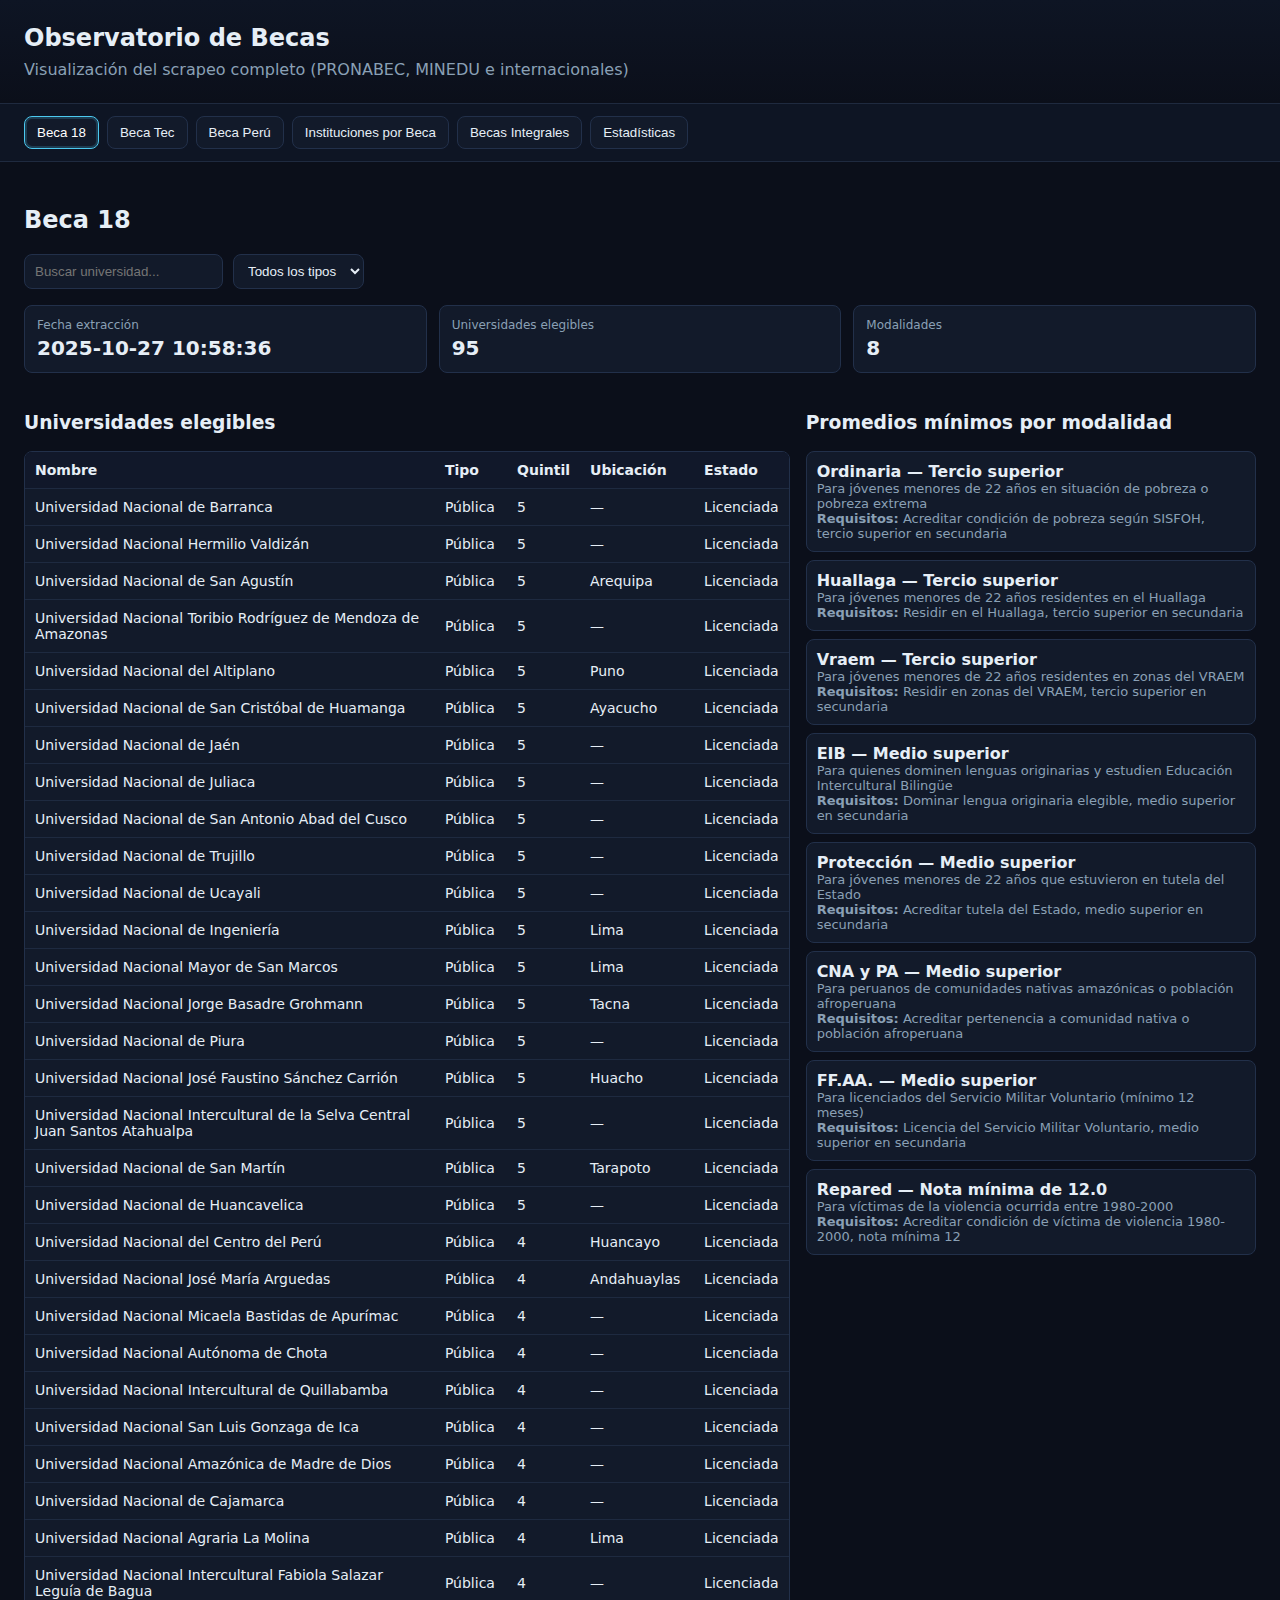
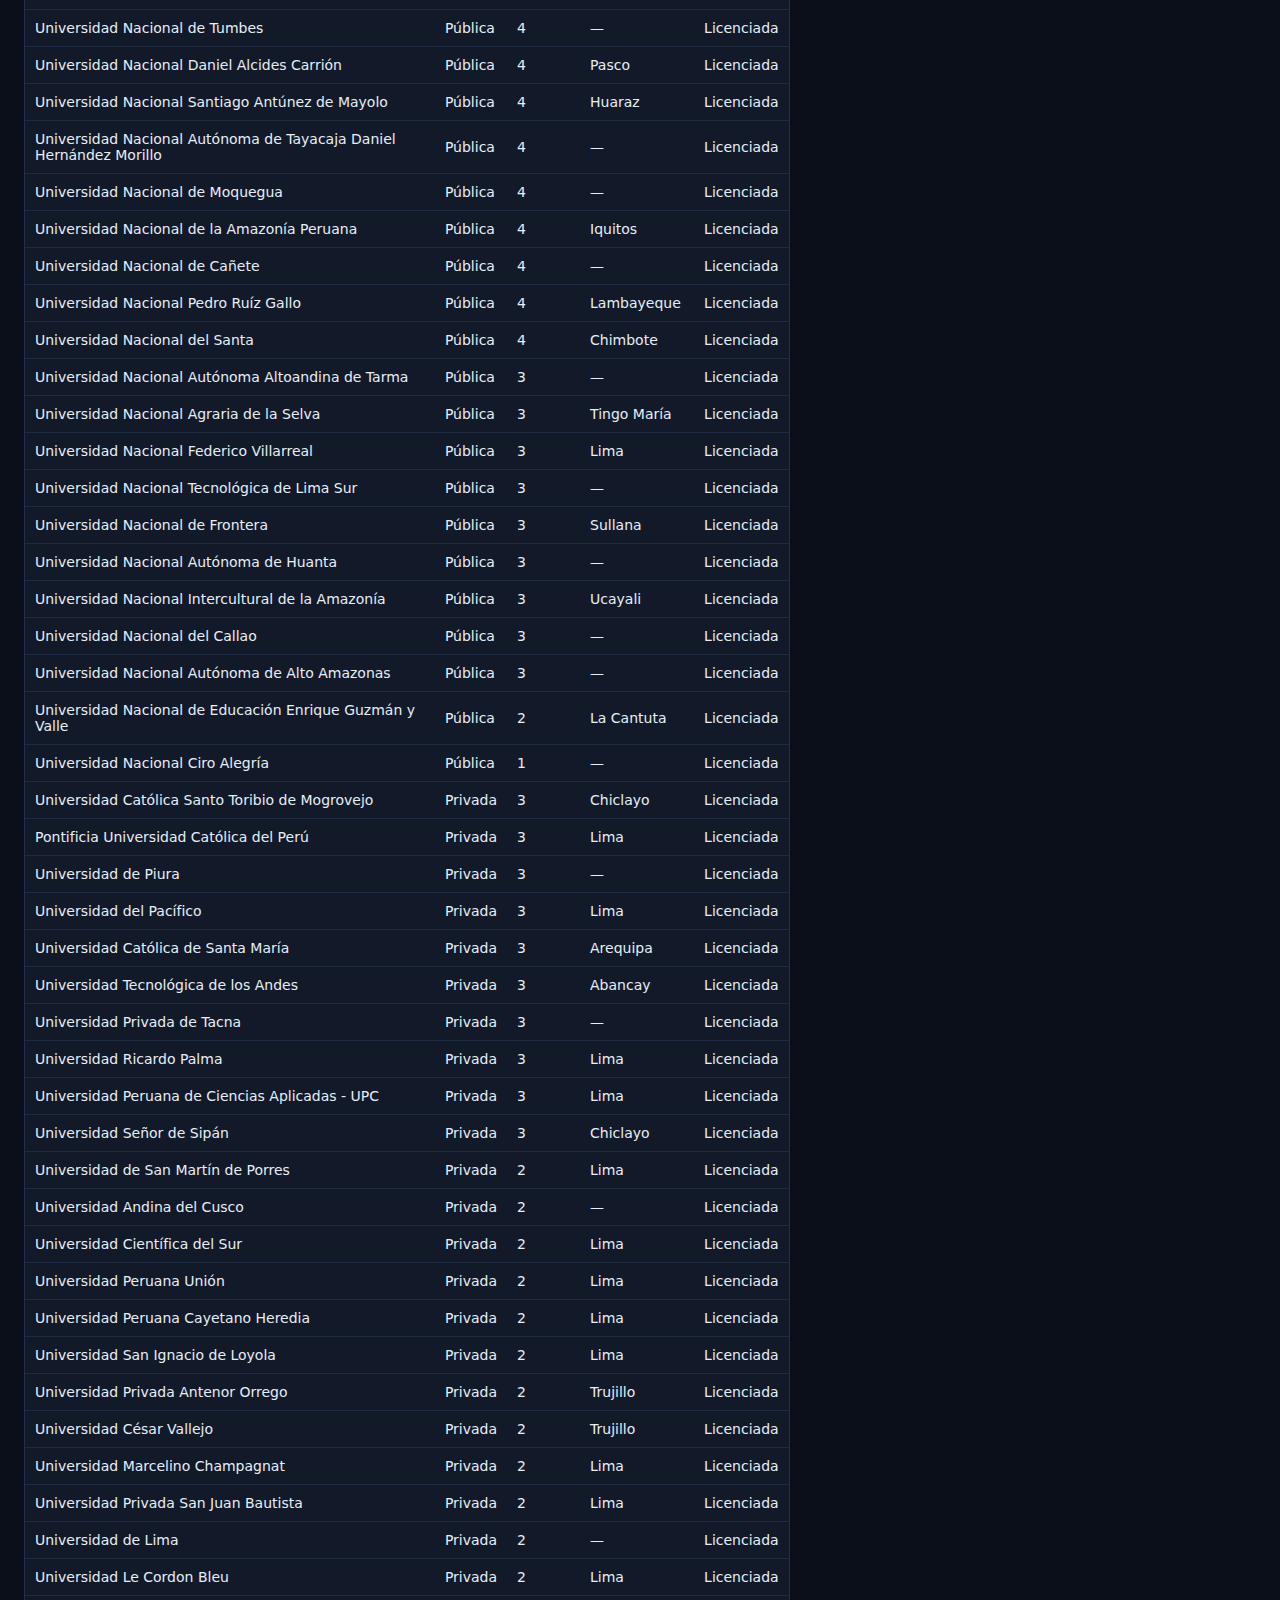
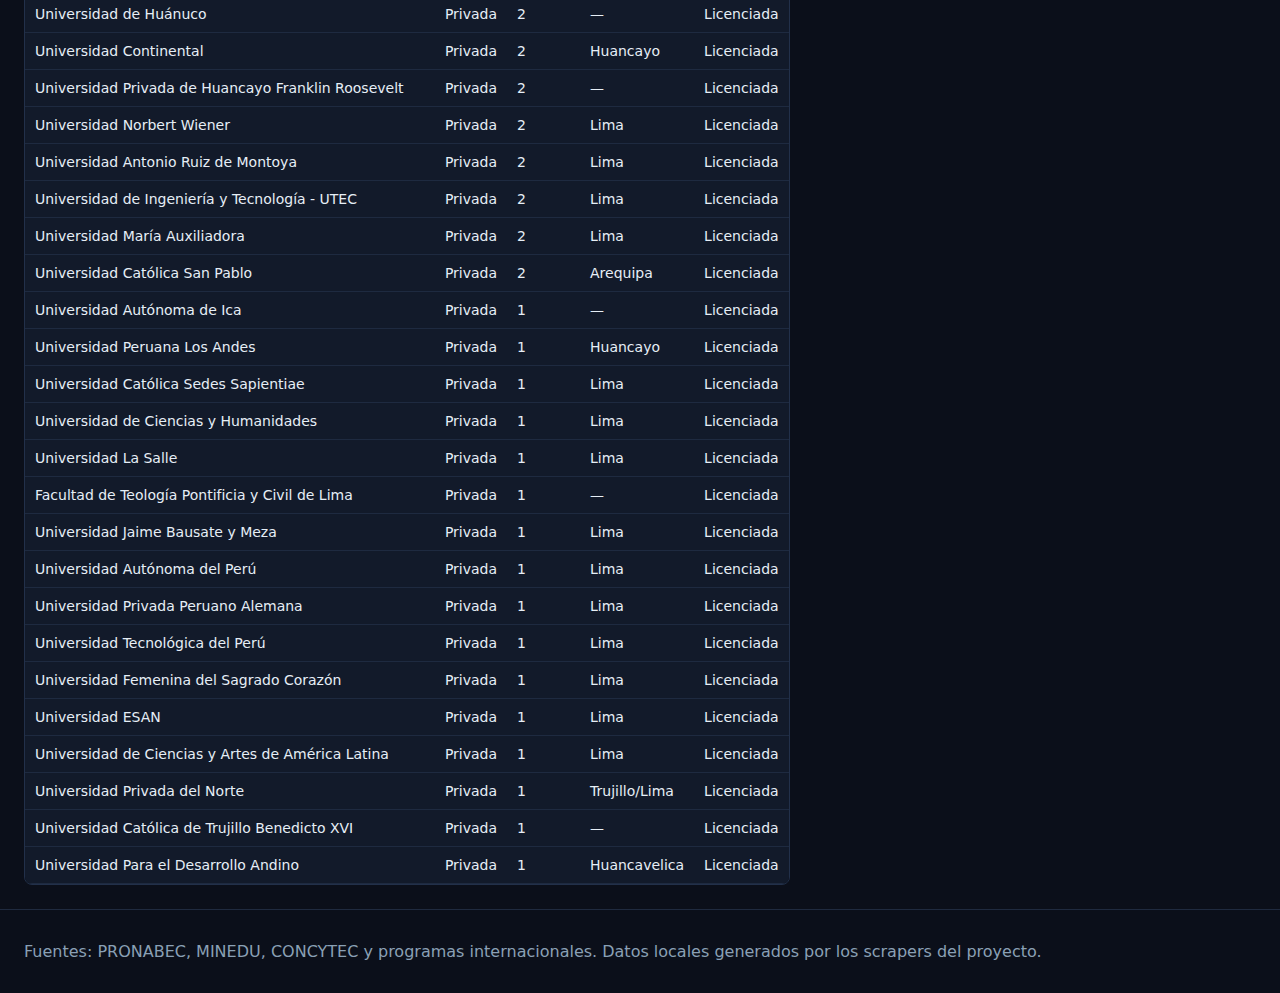
<file: SISTEMA/scrapeo/scrapeo_2025/index.html>
<!doctype html>
<html lang="es">
  <head>
    <meta charset="utf-8" />
    <meta name="viewport" content="width=device-width, initial-scale=1" />
    <title>Observatorio de Becas – Scrapeo Completo</title>
    <link rel="stylesheet" href="assets/styles.css" />
  </head>
  <body>
    <header class="site-header">
      <h1>Observatorio de Becas</h1>
      <p class="subtitle">Visualización del scrapeo completo (PRONABEC, MINEDU e internacionales)</p>
    </header>

    <nav class="tabs">
      <button data-tab="tab-beca18" class="tab active">Beca 18</button>
      <button data-tab="tab-beca-tec" class="tab">Beca Tec</button>
      <button data-tab="tab-beca-peru" class="tab">Beca Perú</button>
      <button data-tab="tab-instituciones" class="tab">Instituciones por Beca</button>
      <button data-tab="tab-becas" class="tab">Becas Integrales</button>
      <button data-tab="tab-estadisticas" class="tab">Estadísticas</button>
    </nav>

    <main>
      <!-- BECA 18 -->
      <section id="tab-beca18" class="tab-panel active">
        <h2>Beca 18</h2>
        <div class="panel-actions">
          <input type="text" id="search-beca18" placeholder="Buscar universidad..." />
          <select id="filter-tipo-beca18">
            <option value="">Todos los tipos</option>
            <option value="Pública">Pública</option>
            <option value="Privada">Privada</option>
          </select>
        </div>
        <div id="beca18-stats" class="stats"></div>
        <div class="grid">
          <div class="grid-item">
            <h3>Universidades elegibles</h3>
            <div class="table-wrapper">
              <table id="beca18-universidades">
                <thead>
                  <tr>
                    <th>Nombre</th>
                    <th>Tipo</th>
                    <th>Quintil</th>
                    <th>Ubicación</th>
                    <th>Estado</th>
                  </tr>
                </thead>
                <tbody></tbody>
              </table>
            </div>
          </div>
          <div class="grid-item">
            <h3>Promedios mínimos por modalidad</h3>
            <ul id="beca18-promedios" class="list"></ul>
          </div>
        </div>
        <!-- Detalle de universidad seleccionada -->
        <div id="beca18-detalle" class="info-box hidden"></div>
        <div id="beca18-error" class="error hidden"></div>
      </section>

      <!-- INSTITUCIONES POR BECA -->
      <section id="tab-instituciones" class="tab-panel">
        <h2>Instituciones por Beca</h2>
        <div class="quick-filters" aria-label="Filtros rápidos por beca">
          <button class="chip" data-beca-code="beca_18">Beca 18</button>
          <button class="chip" data-beca-code="beca_tec">Beca Tec</button>
          <button class="chip" data-beca-code="beca_peru">Beca Perú</button>
          <button class="chip" data-beca-code="chevening">Chevening</button>
          <button class="chip" data-beca-code="fulbright">Fulbright</button>
        </div>
        <div id="instituciones-info-beca" class="info-box hidden"></div>
        <div class="panel-actions">
          <input type="text" id="search-instituciones" placeholder="Buscar institución o programa..." />
          <select id="filter-beca">
            <option value="">Todas las becas</option>
            <option value="beca_18">Beca 18</option>
            <option value="beca_tec">Beca Tec</option>
            <option value="beca_peru">Beca Perú</option>
            <option value="chevening">Chevening</option>
            <option value="fulbright">Fulbright</option>
          </select>
        </div>
        <div id="instituciones-stats" class="stats"></div>
        <div class="table-wrapper">
          <table id="tabla-instituciones">
            <thead>
              <tr>
                <th>Beca</th>
                <th>Institución</th>
                <th>Región</th>
                <th>Ubicación</th>
                <th>Programa</th>
                <th>Modalidad</th>
              </tr>
            </thead>
            <tbody></tbody>
          </table>
        </div>
        <div id="instituciones-error" class="error hidden"></div>
      </section>

      <!-- BECA TEC -->
      <section id="tab-beca-tec" class="tab-panel">
        <h2>Beca Tec</h2>
        <div id="beca-tec-info" class="info-box"></div>
        <div class="panel-actions">
          <input type="text" id="search-beca-tec" placeholder="Buscar instituto o programa..." />
          <select id="filter-tipo-beca-tec">
            <option value="">Todos los tipos</option>
            <option value="Institutos Técnicos">Institutos Técnicos</option>
          </select>
        </div>
        <div id="beca-tec-stats" class="stats"></div>
        <div class="table-wrapper">
          <table id="beca-tec-instituciones">
            <thead>
              <tr>
                <th>Institución</th>
                <th>Región</th>
                <th>Ubicación</th>
                <th>Programa</th>
                <th>Modalidad</th>
              </tr>
            </thead>
            <tbody></tbody>
          </table>
        </div>
        <div id="beca-tec-error" class="error hidden"></div>
      </section>

      <!-- BECA PERÚ -->
      <section id="tab-beca-peru" class="tab-panel">
        <h2>Beca Perú</h2>
        <div id="beca-peru-info" class="info-box"></div>
        <div class="panel-actions">
          <input type="text" id="search-beca-peru" placeholder="Buscar institución o programa..." />
          <select id="filter-tipo-beca-peru">
            <option value="">Todos los tipos</option>
            <option value="Universidades">Universidades</option>
            <option value="Institutos Técnicos">Institutos Técnicos</option>
          </select>
        </div>
        <div id="beca-peru-stats" class="stats"></div>
        <div class="table-wrapper">
          <table id="beca-peru-instituciones">
            <thead>
              <tr>
                <th>Institución</th>
                <th>Región</th>
                <th>Ubicación</th>
                <th>Programa</th>
                <th>Modalidad</th>
              </tr>
            </thead>
            <tbody></tbody>
          </table>
        </div>
        <div id="beca-peru-error" class="error hidden"></div>
      </section>

      <!-- BECAS INTEGRALES -->
      <section id="tab-becas" class="tab-panel">
        <h2>Becas Integrales</h2>
        <div class="panel-actions">
          <input type="text" id="search-becas" placeholder="Buscar beca..." />
          <select id="filter-categoria">
            <option value="">Todas las categorías</option>
            <option value="pregrado">Pregrado</option>
            <option value="posgrado">Posgrado</option>
            <option value="capacitacion">Capacitación</option>
            <option value="financiamiento">Financiamiento</option>
          </select>
        </div>
        <div id="becas-stats" class="stats"></div>
        <div class="table-wrapper">
          <table id="tabla-becas">
            <thead>
              <tr>
                <th>Código</th>
                <th>Nombre</th>
                <th>Institución</th>
                <th>Categoría</th>
                <th>Tipo de estudio</th>
                <th>Modalidad</th>
                <th>Cobertura</th>
                <th>URL</th>
                <th>Estado</th>
              </tr>
            </thead>
            <tbody></tbody>
          </table>
        </div>
        <div id="becas-error" class="error hidden"></div>
      </section>

      <!-- ESTADÍSTICAS -->
      <section id="tab-estadisticas" class="tab-panel">
        <h2>Estadísticas</h2>
        <div id="estadisticas-globales" class="cards"></div>
        <div class="table-wrapper">
          <table id="tabla-estadisticas-beca">
            <thead>
              <tr>
                <th>Beca</th>
                <th>Registros</th>
                <th>Instituciones únicas</th>
                <th>Regiones</th>
              </tr>
            </thead>
            <tbody></tbody>
          </table>
        </div>
        <div id="estadisticas-error" class="error hidden"></div>
      </section>
    </main>

    <footer class="site-footer">
      <p>Fuentes: PRONABEC, MINEDU, CONCYTEC y programas internacionales. Datos locales generados por los scrapers del proyecto.</p>
    </footer>

    <script src="assets/app.js"></script>
  </body>
  </html>
</file>
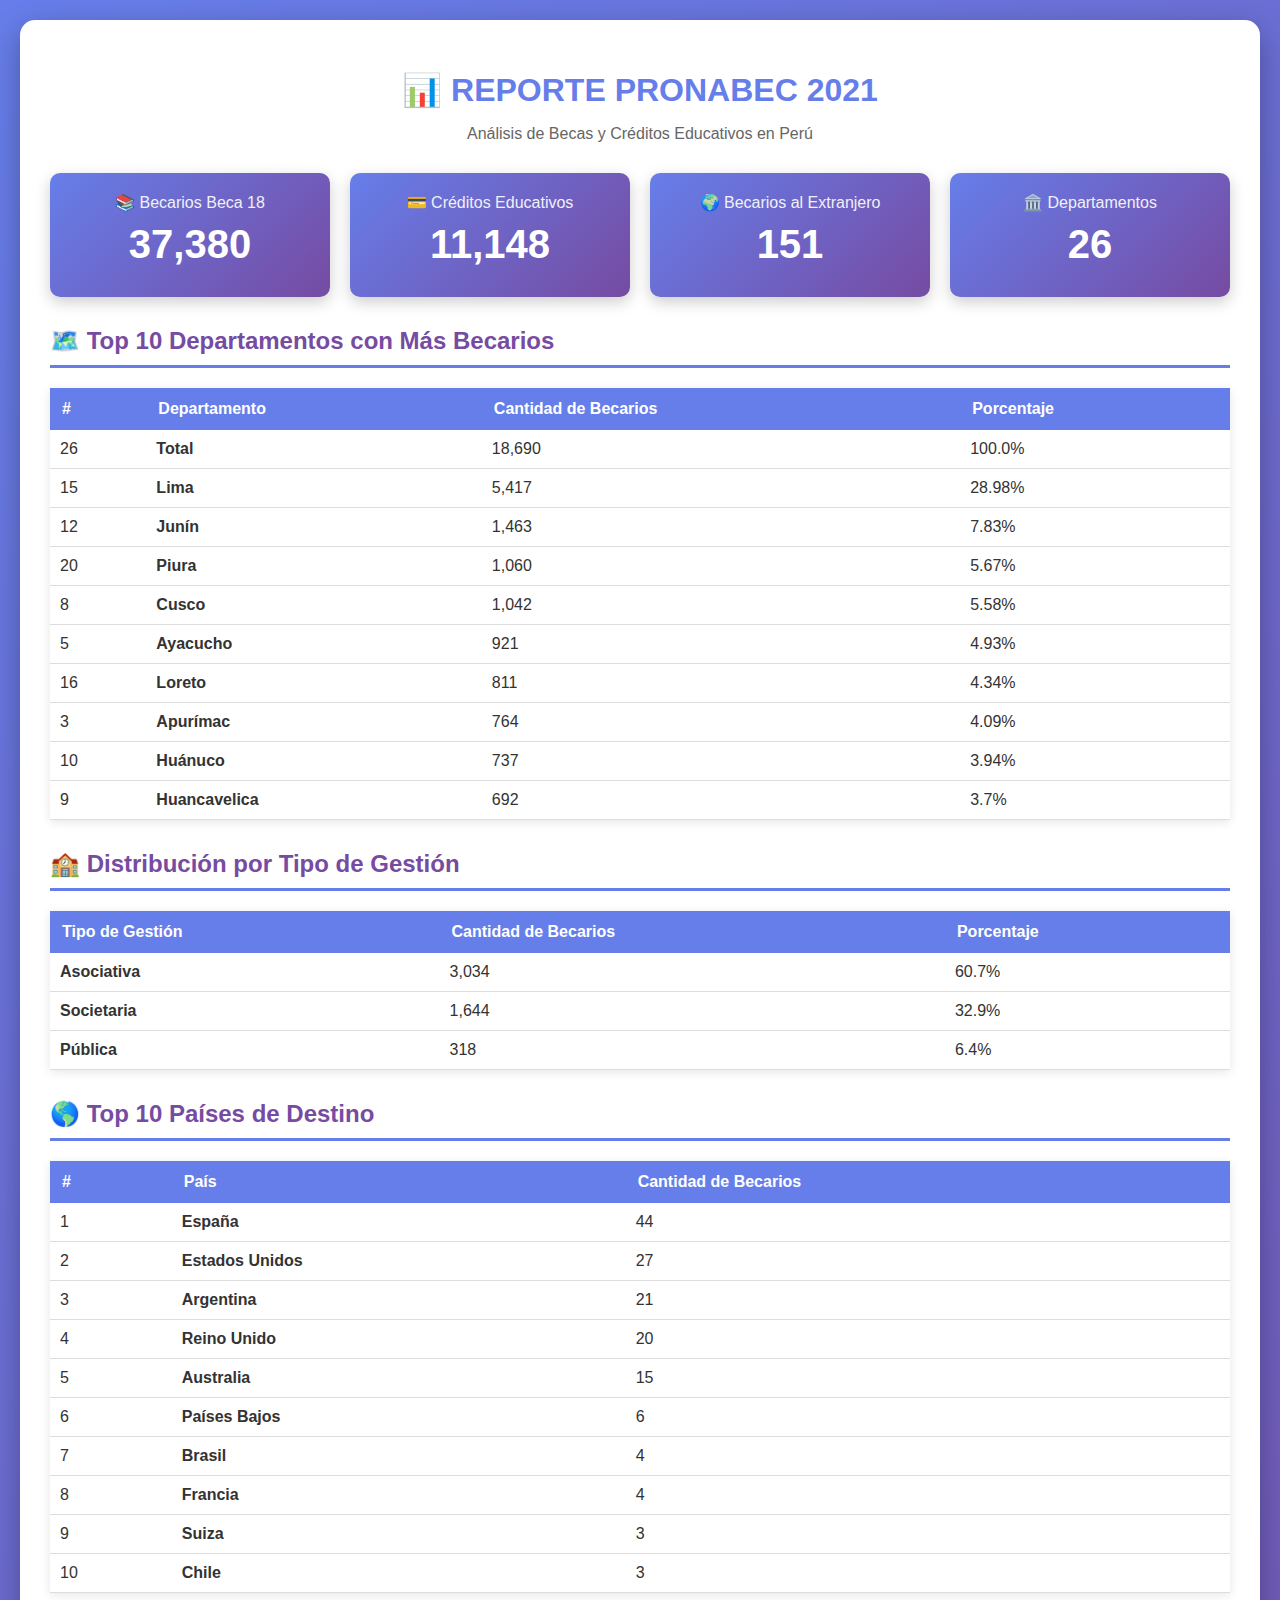
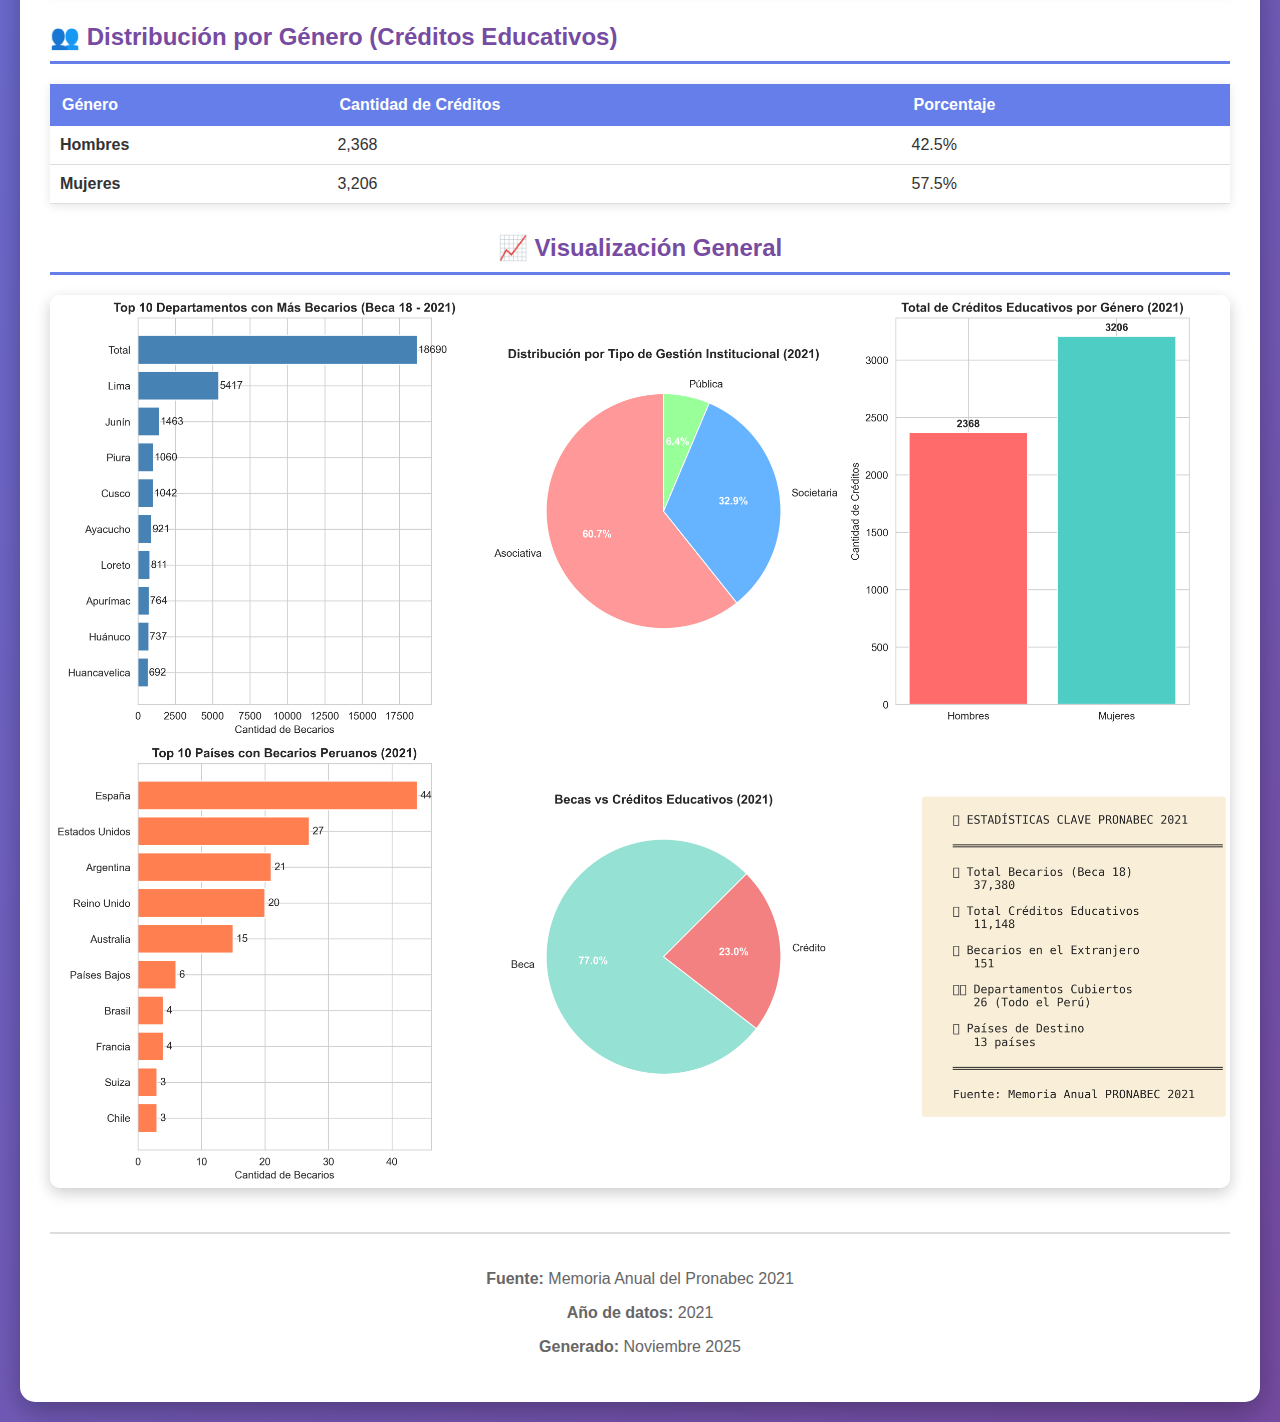
<file: SISTEMA/scrapeo/scrapeo_2021/reporte_pronabec_2021.html>
<!DOCTYPE html>
    <html lang="es">
    <head>
        <meta charset="UTF-8">
        <meta name="viewport" content="width=device-width, initial-scale=1.0">
        <title>Reporte PRONABEC 2021</title>
        <style>
            body {
                font-family: 'Segoe UI', Tahoma, Geneva, Verdana, sans-serif;
                margin: 0;
                padding: 20px;
                background: linear-gradient(135deg, #667eea 0%, #764ba2 100%);
                color: #333;
            }
            .container {
                max-width: 1200px;
                margin: 0 auto;
                background: white;
                padding: 30px;
                border-radius: 15px;
                box-shadow: 0 10px 30px rgba(0,0,0,0.3);
            }
            h1 {
                color: #667eea;
                text-align: center;
                margin-bottom: 10px;
            }
            h2 {
                color: #764ba2;
                border-bottom: 3px solid #667eea;
                padding-bottom: 10px;
                margin-top: 30px;
            }
            .stats-grid {
                display: grid;
                grid-template-columns: repeat(auto-fit, minmax(250px, 1fr));
                gap: 20px;
                margin: 30px 0;
            }
            .stat-card {
                background: linear-gradient(135deg, #667eea 0%, #764ba2 100%);
                color: white;
                padding: 20px;
                border-radius: 10px;
                text-align: center;
                box-shadow: 0 5px 15px rgba(0,0,0,0.2);
            }
            .stat-value {
                font-size: 2.5em;
                font-weight: bold;
                margin: 10px 0;
            }
            .stat-label {
                font-size: 1em;
                opacity: 0.9;
            }
            table {
                width: 100%;
                border-collapse: collapse;
                margin: 20px 0;
                box-shadow: 0 2px 10px rgba(0,0,0,0.1);
            }
            th {
                background: #667eea;
                color: white;
                padding: 12px;
                text-align: left;
            }
            td {
                padding: 10px;
                border-bottom: 1px solid #ddd;
            }
            tr:hover {
                background: #f5f5f5;
            }
            .footer {
                text-align: center;
                margin-top: 40px;
                padding-top: 20px;
                border-top: 2px solid #ddd;
                color: #666;
            }
            .image-container {
                text-align: center;
                margin: 30px 0;
            }
            .image-container img {
                max-width: 100%;
                border-radius: 10px;
                box-shadow: 0 5px 15px rgba(0,0,0,0.2);
            }
        </style>
    </head>
    <body>
        <div class="container">
            <h1>📊 REPORTE PRONABEC 2021</h1>
            <p style="text-align: center; color: #666;">
                Análisis de Becas y Créditos Educativos en Perú
            </p>
    
            <div class="stats-grid">
                <div class="stat-card">
                    <div class="stat-label">📚 Becarios Beca 18</div>
                    <div class="stat-value">37,380</div>
                </div>
                <div class="stat-card">
                    <div class="stat-label">💳 Créditos Educativos</div>
                    <div class="stat-value">11,148</div>
                </div>
                <div class="stat-card">
                    <div class="stat-label">🌍 Becarios al Extranjero</div>
                    <div class="stat-value">151</div>
                </div>
                <div class="stat-card">
                    <div class="stat-label">🏛️ Departamentos</div>
                    <div class="stat-value">26</div>
                </div>
            </div>
            
            <h2>🗺️ Top 10 Departamentos con Más Becarios</h2>
            <table>
                <thead>
                    <tr>
                        <th>#</th>
                        <th>Departamento</th>
                        <th>Cantidad de Becarios</th>
                        <th>Porcentaje</th>
                    </tr>
                </thead>
                <tbody>
    
                    <tr>
                        <td>26</td>
                        <td><strong>Total</strong></td>
                        <td>18,690</td>
                        <td>100.0%</td>
                    </tr>
        
                    <tr>
                        <td>15</td>
                        <td><strong>Lima</strong></td>
                        <td>5,417</td>
                        <td>28.98%</td>
                    </tr>
        
                    <tr>
                        <td>12</td>
                        <td><strong>Junín</strong></td>
                        <td>1,463</td>
                        <td>7.83%</td>
                    </tr>
        
                    <tr>
                        <td>20</td>
                        <td><strong>Piura</strong></td>
                        <td>1,060</td>
                        <td>5.67%</td>
                    </tr>
        
                    <tr>
                        <td>8</td>
                        <td><strong>Cusco</strong></td>
                        <td>1,042</td>
                        <td>5.58%</td>
                    </tr>
        
                    <tr>
                        <td>5</td>
                        <td><strong>Ayacucho</strong></td>
                        <td>921</td>
                        <td>4.93%</td>
                    </tr>
        
                    <tr>
                        <td>16</td>
                        <td><strong>Loreto</strong></td>
                        <td>811</td>
                        <td>4.34%</td>
                    </tr>
        
                    <tr>
                        <td>3</td>
                        <td><strong>Apurímac</strong></td>
                        <td>764</td>
                        <td>4.09%</td>
                    </tr>
        
                    <tr>
                        <td>10</td>
                        <td><strong>Huánuco</strong></td>
                        <td>737</td>
                        <td>3.94%</td>
                    </tr>
        
                    <tr>
                        <td>9</td>
                        <td><strong>Huancavelica</strong></td>
                        <td>692</td>
                        <td>3.7%</td>
                    </tr>
        
                </tbody>
            </table>
            
            <h2>🏫 Distribución por Tipo de Gestión</h2>
            <table>
                <thead>
                    <tr>
                        <th>Tipo de Gestión</th>
                        <th>Cantidad de Becarios</th>
                        <th>Porcentaje</th>
                    </tr>
                </thead>
                <tbody>
    
                    <tr>
                        <td><strong>Asociativa</strong></td>
                        <td>3,034</td>
                        <td>60.7%</td>
                    </tr>
        
                    <tr>
                        <td><strong>Societaria</strong></td>
                        <td>1,644</td>
                        <td>32.9%</td>
                    </tr>
        
                    <tr>
                        <td><strong>Pública</strong></td>
                        <td>318</td>
                        <td>6.4%</td>
                    </tr>
        
                </tbody>
            </table>
            
            <h2>🌎 Top 10 Países de Destino</h2>
            <table>
                <thead>
                    <tr>
                        <th>#</th>
                        <th>País</th>
                        <th>Cantidad de Becarios</th>
                    </tr>
                </thead>
                <tbody>
    
                    <tr>
                        <td>1</td>
                        <td><strong>España</strong></td>
                        <td>44</td>
                    </tr>
        
                    <tr>
                        <td>2</td>
                        <td><strong>Estados Unidos</strong></td>
                        <td>27</td>
                    </tr>
        
                    <tr>
                        <td>3</td>
                        <td><strong>Argentina</strong></td>
                        <td>21</td>
                    </tr>
        
                    <tr>
                        <td>4</td>
                        <td><strong>Reino Unido</strong></td>
                        <td>20</td>
                    </tr>
        
                    <tr>
                        <td>5</td>
                        <td><strong>Australia</strong></td>
                        <td>15</td>
                    </tr>
        
                    <tr>
                        <td>6</td>
                        <td><strong>Países Bajos</strong></td>
                        <td>6</td>
                    </tr>
        
                    <tr>
                        <td>7</td>
                        <td><strong>Brasil</strong></td>
                        <td>4</td>
                    </tr>
        
                    <tr>
                        <td>8</td>
                        <td><strong>Francia</strong></td>
                        <td>4</td>
                    </tr>
        
                    <tr>
                        <td>9</td>
                        <td><strong>Suiza</strong></td>
                        <td>3</td>
                    </tr>
        
                    <tr>
                        <td>10</td>
                        <td><strong>Chile</strong></td>
                        <td>3</td>
                    </tr>
        
                </tbody>
            </table>
            
            <h2>👥 Distribución por Género (Créditos Educativos)</h2>
            <table>
                <thead>
                    <tr>
                        <th>Género</th>
                        <th>Cantidad de Créditos</th>
                        <th>Porcentaje</th>
                    </tr>
                </thead>
                <tbody>
    
                    <tr>
                        <td><strong>Hombres</strong></td>
                        <td>2,368</td>
                        <td>42.5%</td>
                    </tr>
        
                    <tr>
                        <td><strong>Mujeres</strong></td>
                        <td>3,206</td>
                        <td>57.5%</td>
                    </tr>
        
                </tbody>
            </table>
            
            <div class="image-container">
                <h2>📈 Visualización General</h2>
                <img src="reporte_visual_pronabec_2021.png" alt="Reporte Visual PRONABEC 2021">
            </div>
            
            <div class="footer">
                <p><strong>Fuente:</strong> Memoria Anual del Pronabec 2021</p>
                <p><strong>Año de datos:</strong> 2021</p>
                <p><strong>Generado:</strong> Noviembre 2025</p>
            </div>
        </div>
    </body>
    </html>
</file>
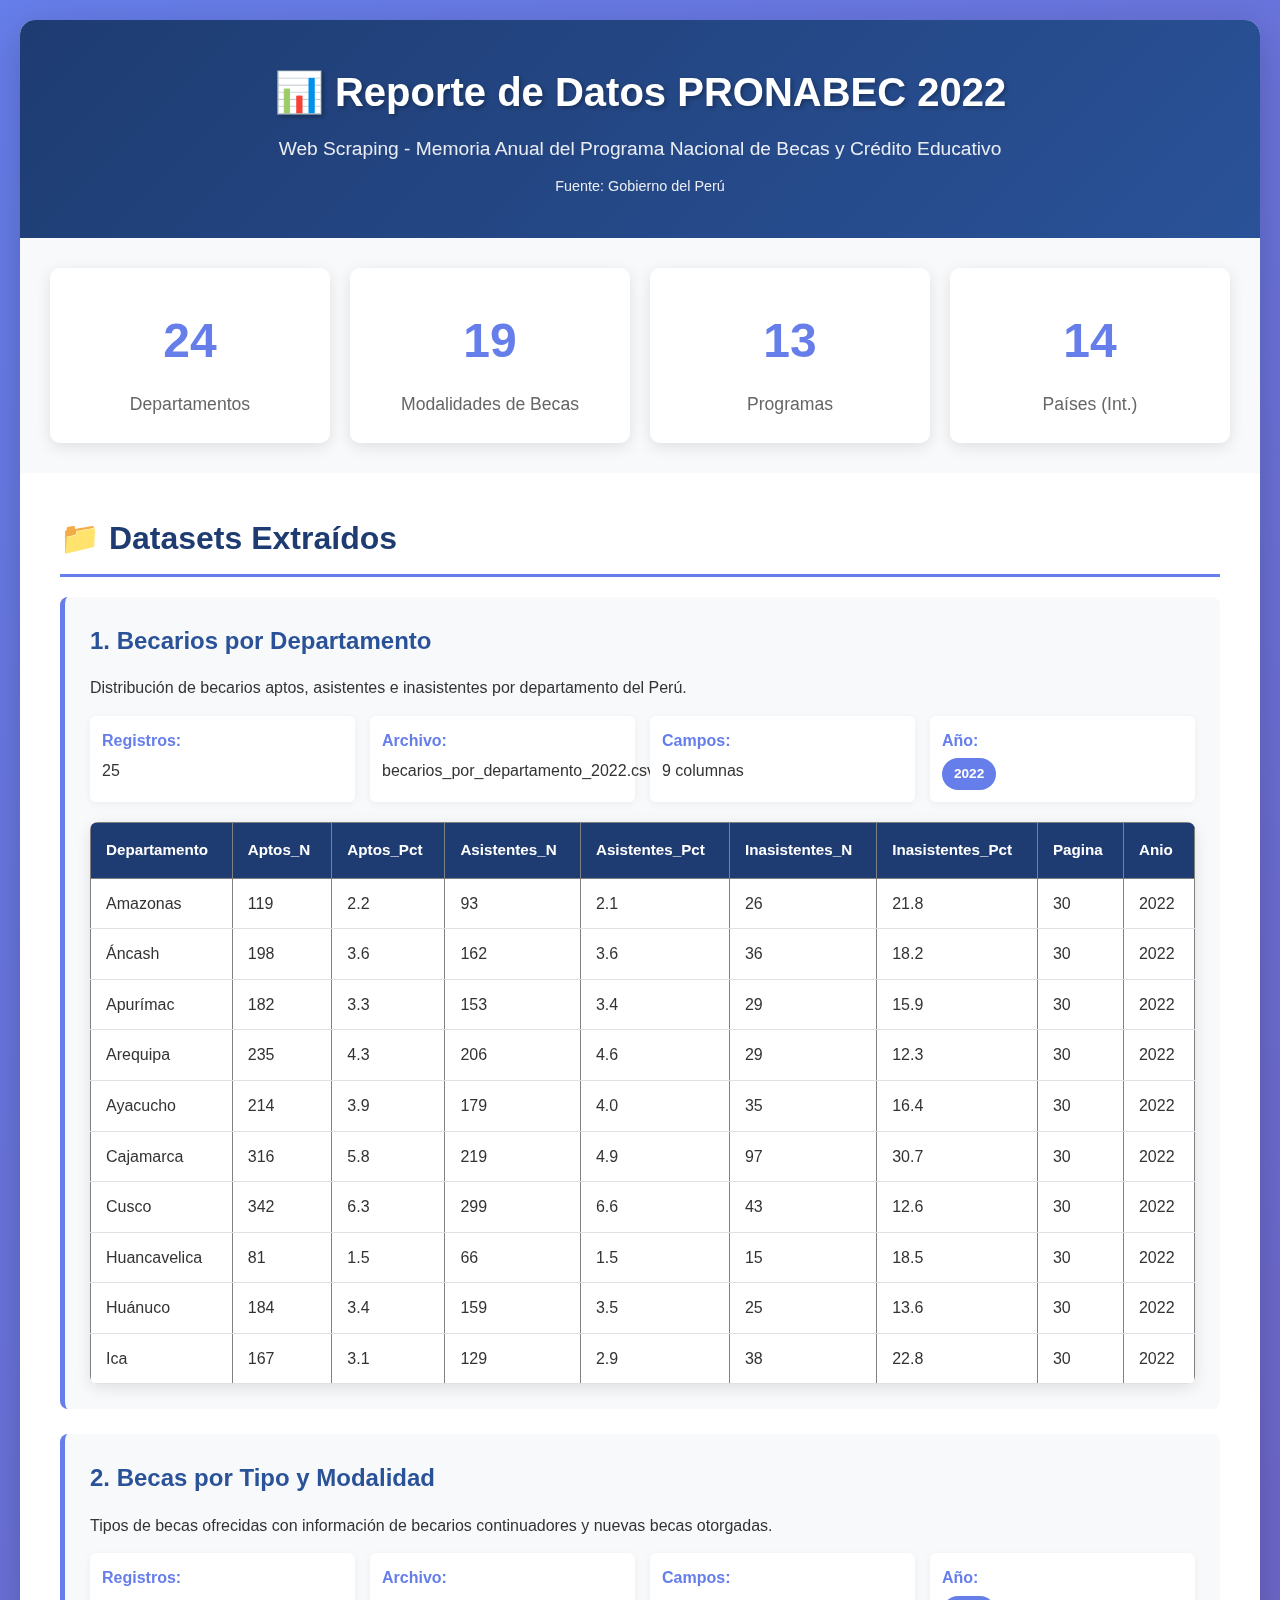
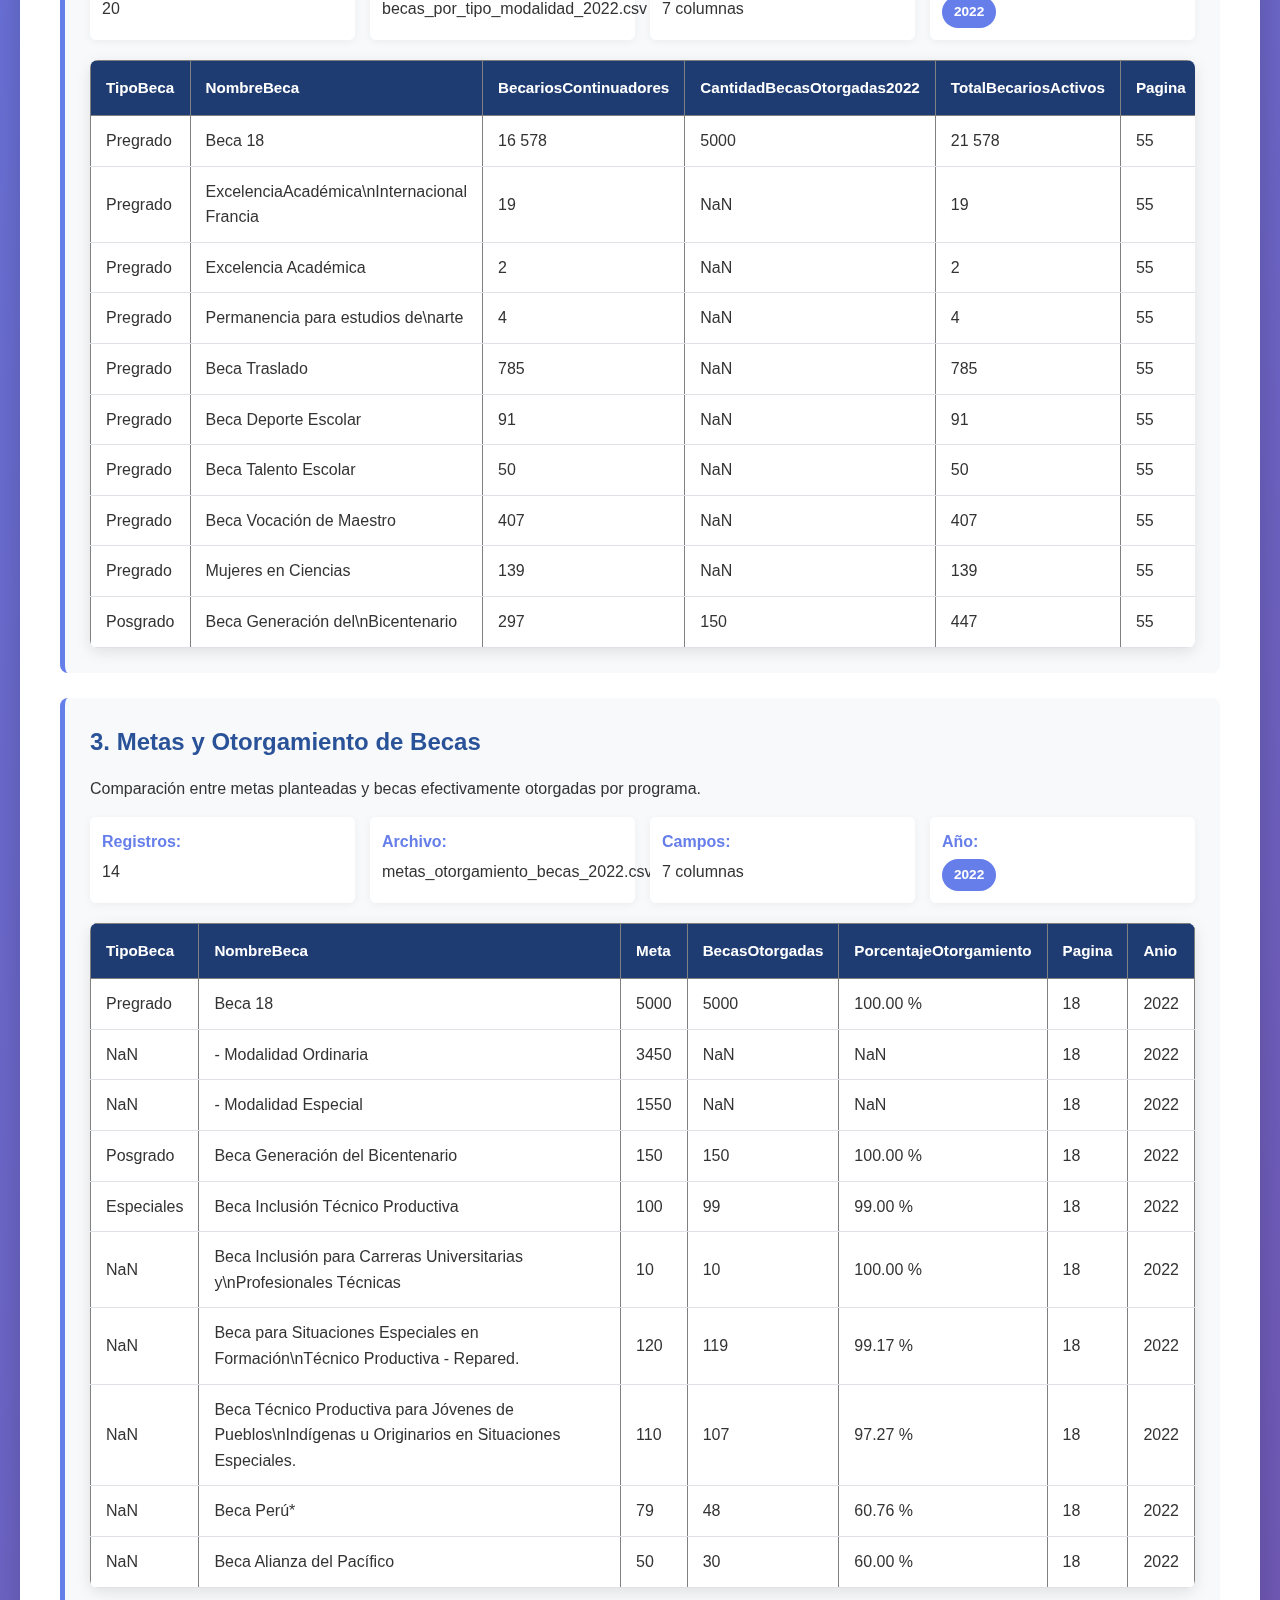
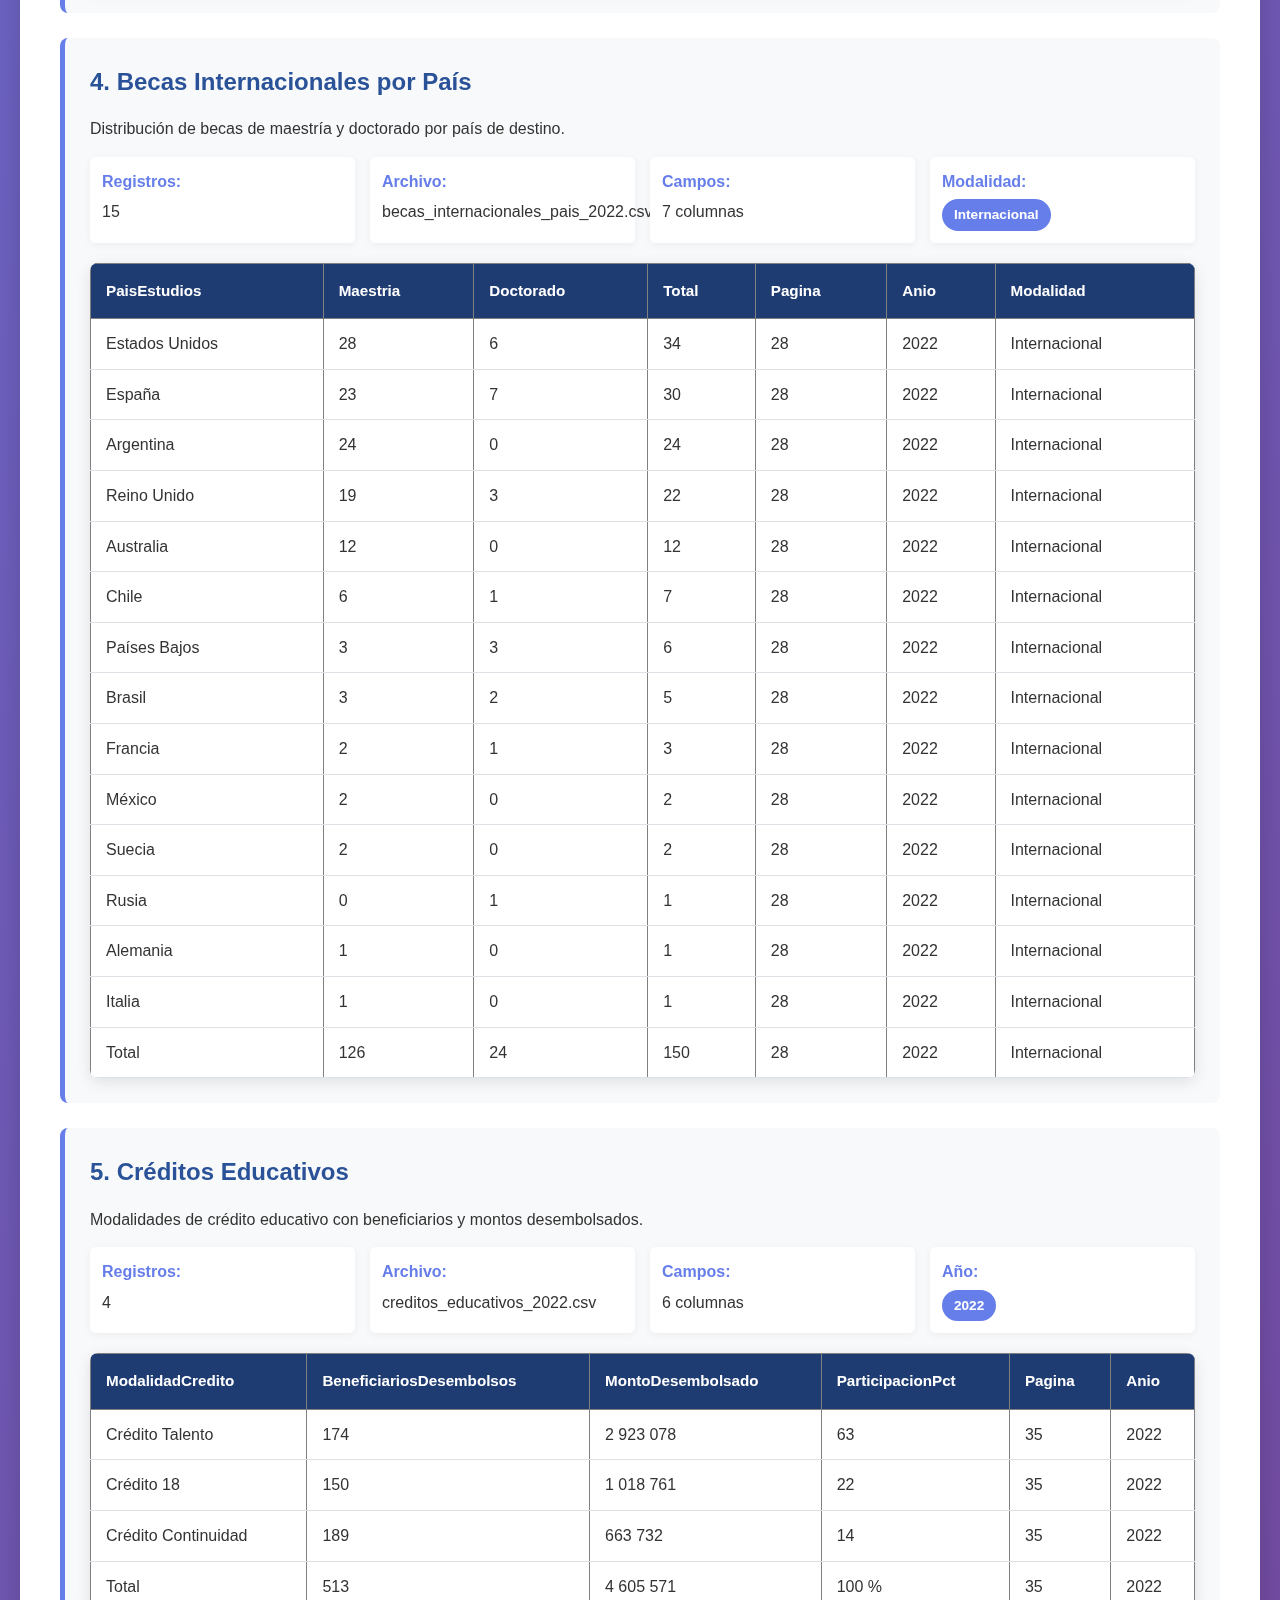
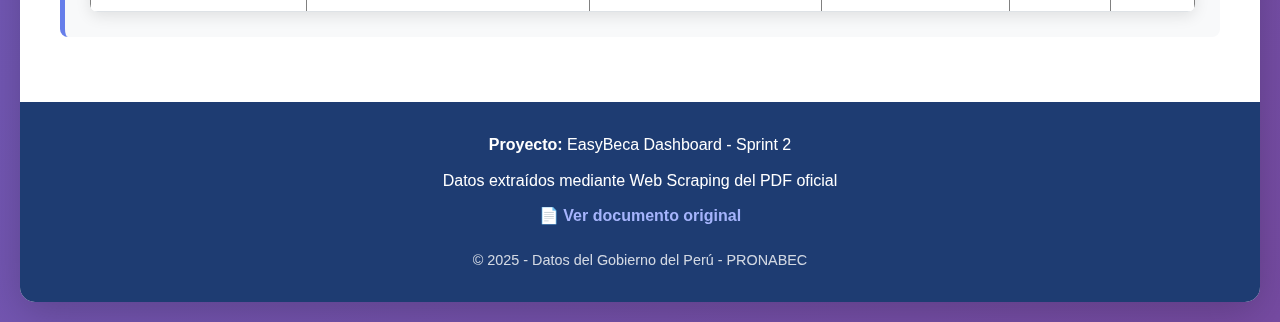
<file: SISTEMA/scrapeo/scrapeo_2022/datos_extraidos/REPORTE_VISUAL_2022.html>
<!DOCTYPE html>
<html lang="es">
<head>
    <meta charset="UTF-8">
    <meta name="viewport" content="width=device-width, initial-scale=1.0">
    <title>Reporte de Datos PRONABEC 2022</title>
    <style>
        * {
            margin: 0;
            padding: 0;
            box-sizing: border-box;
        }
        
        body {
            font-family: 'Segoe UI', Tahoma, Geneva, Verdana, sans-serif;
            line-height: 1.6;
            background: linear-gradient(135deg, #667eea 0%, #764ba2 100%);
            padding: 20px;
            color: #333;
        }
        
        .container {
            max-width: 1400px;
            margin: 0 auto;
            background: white;
            border-radius: 15px;
            box-shadow: 0 10px 40px rgba(0,0,0,0.2);
            overflow: hidden;
        }
        
        .header {
            background: linear-gradient(135deg, #1e3c72 0%, #2a5298 100%);
            color: white;
            padding: 40px;
            text-align: center;
        }
        
        .header h1 {
            font-size: 2.5em;
            margin-bottom: 10px;
            text-shadow: 2px 2px 4px rgba(0,0,0,0.3);
        }
        
        .header p {
            font-size: 1.2em;
            opacity: 0.9;
        }
        
        .stats-grid {
            display: grid;
            grid-template-columns: repeat(auto-fit, minmax(250px, 1fr));
            gap: 20px;
            padding: 30px;
            background: #f8f9fa;
        }
        
        .stat-card {
            background: white;
            padding: 25px;
            border-radius: 10px;
            box-shadow: 0 4px 15px rgba(0,0,0,0.1);
            text-align: center;
            transition: transform 0.3s ease, box-shadow 0.3s ease;
        }
        
        .stat-card:hover {
            transform: translateY(-5px);
            box-shadow: 0 8px 25px rgba(0,0,0,0.15);
        }
        
        .stat-card .number {
            font-size: 3em;
            font-weight: bold;
            color: #667eea;
            margin: 10px 0;
        }
        
        .stat-card .label {
            font-size: 1.1em;
            color: #666;
            font-weight: 500;
        }
        
        .section {
            padding: 40px;
        }
        
        .section h2 {
            color: #1e3c72;
            margin-bottom: 20px;
            padding-bottom: 10px;
            border-bottom: 3px solid #667eea;
            font-size: 2em;
        }
        
        .dataset-card {
            background: #f8f9fa;
            border-left: 5px solid #667eea;
            padding: 25px;
            margin-bottom: 25px;
            border-radius: 8px;
            transition: all 0.3s ease;
        }
        
        .dataset-card:hover {
            background: #e9ecef;
            border-left-width: 8px;
        }
        
        .dataset-card h3 {
            color: #2a5298;
            margin-bottom: 15px;
            font-size: 1.5em;
        }
        
        .dataset-info {
            display: grid;
            grid-template-columns: repeat(auto-fit, minmax(200px, 1fr));
            gap: 15px;
            margin-top: 15px;
        }
        
        .info-item {
            background: white;
            padding: 12px;
            border-radius: 6px;
            box-shadow: 0 2px 8px rgba(0,0,0,0.05);
        }
        
        .info-item strong {
            color: #667eea;
            display: block;
            margin-bottom: 5px;
        }
        
        .table-container {
            overflow-x: auto;
            margin-top: 20px;
            border-radius: 8px;
            box-shadow: 0 4px 15px rgba(0,0,0,0.1);
        }
        
        table {
            width: 100%;
            border-collapse: collapse;
            background: white;
        }
        
        th {
            background: #1e3c72;
            color: white;
            padding: 15px;
            text-align: left;
            font-weight: 600;
            font-size: 0.95em;
        }
        
        td {
            padding: 12px 15px;
            border-bottom: 1px solid #dee2e6;
        }
        
        tr:hover {
            background: #f8f9fa;
        }
        
        .badge {
            display: inline-block;
            padding: 5px 12px;
            border-radius: 20px;
            font-size: 0.85em;
            font-weight: 600;
            background: #667eea;
            color: white;
        }
        
        .footer {
            background: #1e3c72;
            color: white;
            padding: 30px;
            text-align: center;
        }
        
        .footer a {
            color: #a5b4fc;
            text-decoration: none;
            font-weight: 600;
        }
        
        .footer a:hover {
            color: white;
            text-decoration: underline;
        }
        
        @media (max-width: 768px) {
            .header h1 {
                font-size: 1.8em;
            }
            
            .stats-grid {
                grid-template-columns: 1fr;
            }
            
            .section {
                padding: 20px;
            }
        }
    </style>
</head>
<body>
    <div class="container">
        <div class="header">
            <h1>📊 Reporte de Datos PRONABEC 2022</h1>
            <p>Web Scraping - Memoria Anual del Programa Nacional de Becas y Crédito Educativo</p>
            <p style="font-size: 0.9em; margin-top: 10px;">Fuente: Gobierno del Perú</p>
        </div>

        <div class="stats-grid">
            <div class="stat-card">
                <div class="number">24</div>
                <div class="label">Departamentos</div>
            </div>
            <div class="stat-card">
                <div class="number">19</div>
                <div class="label">Modalidades de Becas</div>
            </div>
            <div class="stat-card">
                <div class="number">13</div>
                <div class="label">Programas</div>
            </div>
            <div class="stat-card">
                <div class="number">14</div>
                <div class="label">Países (Int.)</div>
            </div>
        </div>

        <div class="section">
            <h2>📁 Datasets Extraídos</h2>

            <div class="dataset-card">
                <h3>1. Becarios por Departamento</h3>
                <p>Distribución de becarios aptos, asistentes e inasistentes por departamento del Perú.</p>
                <div class="dataset-info">
                    <div class="info-item">
                        <strong>Registros:</strong>
                        25
                    </div>
                    <div class="info-item">
                        <strong>Archivo:</strong>
                        becarios_por_departamento_2022.csv
                    </div>
                    <div class="info-item">
                        <strong>Campos:</strong>
                        9 columnas
                    </div>
                    <div class="info-item">
                        <strong>Año:</strong>
                        <span class="badge">2022</span>
                    </div>
                </div>
                <div class="table-container">
                    <table border="1" class="dataframe data-table">
  <thead>
    <tr style="text-align: right;">
      <th>Departamento</th>
      <th>Aptos_N</th>
      <th>Aptos_Pct</th>
      <th>Asistentes_N</th>
      <th>Asistentes_Pct</th>
      <th>Inasistentes_N</th>
      <th>Inasistentes_Pct</th>
      <th>Pagina</th>
      <th>Anio</th>
    </tr>
  </thead>
  <tbody>
    <tr>
      <td>Amazonas</td>
      <td>119</td>
      <td>2.2</td>
      <td>93</td>
      <td>2.1</td>
      <td>26</td>
      <td>21.8</td>
      <td>30</td>
      <td>2022</td>
    </tr>
    <tr>
      <td>Áncash</td>
      <td>198</td>
      <td>3.6</td>
      <td>162</td>
      <td>3.6</td>
      <td>36</td>
      <td>18.2</td>
      <td>30</td>
      <td>2022</td>
    </tr>
    <tr>
      <td>Apurímac</td>
      <td>182</td>
      <td>3.3</td>
      <td>153</td>
      <td>3.4</td>
      <td>29</td>
      <td>15.9</td>
      <td>30</td>
      <td>2022</td>
    </tr>
    <tr>
      <td>Arequipa</td>
      <td>235</td>
      <td>4.3</td>
      <td>206</td>
      <td>4.6</td>
      <td>29</td>
      <td>12.3</td>
      <td>30</td>
      <td>2022</td>
    </tr>
    <tr>
      <td>Ayacucho</td>
      <td>214</td>
      <td>3.9</td>
      <td>179</td>
      <td>4.0</td>
      <td>35</td>
      <td>16.4</td>
      <td>30</td>
      <td>2022</td>
    </tr>
    <tr>
      <td>Cajamarca</td>
      <td>316</td>
      <td>5.8</td>
      <td>219</td>
      <td>4.9</td>
      <td>97</td>
      <td>30.7</td>
      <td>30</td>
      <td>2022</td>
    </tr>
    <tr>
      <td>Cusco</td>
      <td>342</td>
      <td>6.3</td>
      <td>299</td>
      <td>6.6</td>
      <td>43</td>
      <td>12.6</td>
      <td>30</td>
      <td>2022</td>
    </tr>
    <tr>
      <td>Huancavelica</td>
      <td>81</td>
      <td>1.5</td>
      <td>66</td>
      <td>1.5</td>
      <td>15</td>
      <td>18.5</td>
      <td>30</td>
      <td>2022</td>
    </tr>
    <tr>
      <td>Huánuco</td>
      <td>184</td>
      <td>3.4</td>
      <td>159</td>
      <td>3.5</td>
      <td>25</td>
      <td>13.6</td>
      <td>30</td>
      <td>2022</td>
    </tr>
    <tr>
      <td>Ica</td>
      <td>167</td>
      <td>3.1</td>
      <td>129</td>
      <td>2.9</td>
      <td>38</td>
      <td>22.8</td>
      <td>30</td>
      <td>2022</td>
    </tr>
  </tbody>
</table>
                </div>
            </div>

            <div class="dataset-card">
                <h3>2. Becas por Tipo y Modalidad</h3>
                <p>Tipos de becas ofrecidas con información de becarios continuadores y nuevas becas otorgadas.</p>
                <div class="dataset-info">
                    <div class="info-item">
                        <strong>Registros:</strong>
                        20
                    </div>
                    <div class="info-item">
                        <strong>Archivo:</strong>
                        becas_por_tipo_modalidad_2022.csv
                    </div>
                    <div class="info-item">
                        <strong>Campos:</strong>
                        7 columnas
                    </div>
                    <div class="info-item">
                        <strong>Año:</strong>
                        <span class="badge">2022</span>
                    </div>
                </div>
                <div class="table-container">
                    <table border="1" class="dataframe data-table">
  <thead>
    <tr style="text-align: right;">
      <th>TipoBeca</th>
      <th>NombreBeca</th>
      <th>BecariosContinuadores</th>
      <th>CantidadBecasOtorgadas2022</th>
      <th>TotalBecariosActivos</th>
      <th>Pagina</th>
      <th>Anio</th>
    </tr>
  </thead>
  <tbody>
    <tr>
      <td>Pregrado</td>
      <td>Beca 18</td>
      <td>16 578</td>
      <td>5000</td>
      <td>21 578</td>
      <td>55</td>
      <td>2022</td>
    </tr>
    <tr>
      <td>Pregrado</td>
      <td>ExcelenciaAcadémica\nInternacional Francia</td>
      <td>19</td>
      <td>NaN</td>
      <td>19</td>
      <td>55</td>
      <td>2022</td>
    </tr>
    <tr>
      <td>Pregrado</td>
      <td>Excelencia Académica</td>
      <td>2</td>
      <td>NaN</td>
      <td>2</td>
      <td>55</td>
      <td>2022</td>
    </tr>
    <tr>
      <td>Pregrado</td>
      <td>Permanencia para estudios de\narte</td>
      <td>4</td>
      <td>NaN</td>
      <td>4</td>
      <td>55</td>
      <td>2022</td>
    </tr>
    <tr>
      <td>Pregrado</td>
      <td>Beca Traslado</td>
      <td>785</td>
      <td>NaN</td>
      <td>785</td>
      <td>55</td>
      <td>2022</td>
    </tr>
    <tr>
      <td>Pregrado</td>
      <td>Beca Deporte Escolar</td>
      <td>91</td>
      <td>NaN</td>
      <td>91</td>
      <td>55</td>
      <td>2022</td>
    </tr>
    <tr>
      <td>Pregrado</td>
      <td>Beca Talento Escolar</td>
      <td>50</td>
      <td>NaN</td>
      <td>50</td>
      <td>55</td>
      <td>2022</td>
    </tr>
    <tr>
      <td>Pregrado</td>
      <td>Beca Vocación de Maestro</td>
      <td>407</td>
      <td>NaN</td>
      <td>407</td>
      <td>55</td>
      <td>2022</td>
    </tr>
    <tr>
      <td>Pregrado</td>
      <td>Mujeres en Ciencias</td>
      <td>139</td>
      <td>NaN</td>
      <td>139</td>
      <td>55</td>
      <td>2022</td>
    </tr>
    <tr>
      <td>Posgrado</td>
      <td>Beca Generación del\nBicentenario</td>
      <td>297</td>
      <td>150</td>
      <td>447</td>
      <td>55</td>
      <td>2022</td>
    </tr>
  </tbody>
</table>
                </div>
            </div>

            <div class="dataset-card">
                <h3>3. Metas y Otorgamiento de Becas</h3>
                <p>Comparación entre metas planteadas y becas efectivamente otorgadas por programa.</p>
                <div class="dataset-info">
                    <div class="info-item">
                        <strong>Registros:</strong>
                        14
                    </div>
                    <div class="info-item">
                        <strong>Archivo:</strong>
                        metas_otorgamiento_becas_2022.csv
                    </div>
                    <div class="info-item">
                        <strong>Campos:</strong>
                        7 columnas
                    </div>
                    <div class="info-item">
                        <strong>Año:</strong>
                        <span class="badge">2022</span>
                    </div>
                </div>
                <div class="table-container">
                    <table border="1" class="dataframe data-table">
  <thead>
    <tr style="text-align: right;">
      <th>TipoBeca</th>
      <th>NombreBeca</th>
      <th>Meta</th>
      <th>BecasOtorgadas</th>
      <th>PorcentajeOtorgamiento</th>
      <th>Pagina</th>
      <th>Anio</th>
    </tr>
  </thead>
  <tbody>
    <tr>
      <td>Pregrado</td>
      <td>Beca 18</td>
      <td>5000</td>
      <td>5000</td>
      <td>100.00 %</td>
      <td>18</td>
      <td>2022</td>
    </tr>
    <tr>
      <td>NaN</td>
      <td>- Modalidad Ordinaria</td>
      <td>3450</td>
      <td>NaN</td>
      <td>NaN</td>
      <td>18</td>
      <td>2022</td>
    </tr>
    <tr>
      <td>NaN</td>
      <td>- Modalidad Especial</td>
      <td>1550</td>
      <td>NaN</td>
      <td>NaN</td>
      <td>18</td>
      <td>2022</td>
    </tr>
    <tr>
      <td>Posgrado</td>
      <td>Beca Generación del Bicentenario</td>
      <td>150</td>
      <td>150</td>
      <td>100.00 %</td>
      <td>18</td>
      <td>2022</td>
    </tr>
    <tr>
      <td>Especiales</td>
      <td>Beca Inclusión Técnico Productiva</td>
      <td>100</td>
      <td>99</td>
      <td>99.00 %</td>
      <td>18</td>
      <td>2022</td>
    </tr>
    <tr>
      <td>NaN</td>
      <td>Beca Inclusión para Carreras Universitarias y\nProfesionales Técnicas</td>
      <td>10</td>
      <td>10</td>
      <td>100.00 %</td>
      <td>18</td>
      <td>2022</td>
    </tr>
    <tr>
      <td>NaN</td>
      <td>Beca para Situaciones Especiales en Formación\nTécnico Productiva - Repared.</td>
      <td>120</td>
      <td>119</td>
      <td>99.17 %</td>
      <td>18</td>
      <td>2022</td>
    </tr>
    <tr>
      <td>NaN</td>
      <td>Beca Técnico Productiva para Jóvenes de Pueblos\nIndígenas u Originarios en Situaciones Especiales.</td>
      <td>110</td>
      <td>107</td>
      <td>97.27 %</td>
      <td>18</td>
      <td>2022</td>
    </tr>
    <tr>
      <td>NaN</td>
      <td>Beca Perú*</td>
      <td>79</td>
      <td>48</td>
      <td>60.76 %</td>
      <td>18</td>
      <td>2022</td>
    </tr>
    <tr>
      <td>NaN</td>
      <td>Beca Alianza del Pacífico</td>
      <td>50</td>
      <td>30</td>
      <td>60.00 %</td>
      <td>18</td>
      <td>2022</td>
    </tr>
  </tbody>
</table>
                </div>
            </div>

            <div class="dataset-card">
                <h3>4. Becas Internacionales por País</h3>
                <p>Distribución de becas de maestría y doctorado por país de destino.</p>
                <div class="dataset-info">
                    <div class="info-item">
                        <strong>Registros:</strong>
                        15
                    </div>
                    <div class="info-item">
                        <strong>Archivo:</strong>
                        becas_internacionales_pais_2022.csv
                    </div>
                    <div class="info-item">
                        <strong>Campos:</strong>
                        7 columnas
                    </div>
                    <div class="info-item">
                        <strong>Modalidad:</strong>
                        <span class="badge">Internacional</span>
                    </div>
                </div>
                <div class="table-container">
                    <table border="1" class="dataframe data-table">
  <thead>
    <tr style="text-align: right;">
      <th>PaisEstudios</th>
      <th>Maestria</th>
      <th>Doctorado</th>
      <th>Total</th>
      <th>Pagina</th>
      <th>Anio</th>
      <th>Modalidad</th>
    </tr>
  </thead>
  <tbody>
    <tr>
      <td>Estados Unidos</td>
      <td>28</td>
      <td>6</td>
      <td>34</td>
      <td>28</td>
      <td>2022</td>
      <td>Internacional</td>
    </tr>
    <tr>
      <td>España</td>
      <td>23</td>
      <td>7</td>
      <td>30</td>
      <td>28</td>
      <td>2022</td>
      <td>Internacional</td>
    </tr>
    <tr>
      <td>Argentina</td>
      <td>24</td>
      <td>0</td>
      <td>24</td>
      <td>28</td>
      <td>2022</td>
      <td>Internacional</td>
    </tr>
    <tr>
      <td>Reino Unido</td>
      <td>19</td>
      <td>3</td>
      <td>22</td>
      <td>28</td>
      <td>2022</td>
      <td>Internacional</td>
    </tr>
    <tr>
      <td>Australia</td>
      <td>12</td>
      <td>0</td>
      <td>12</td>
      <td>28</td>
      <td>2022</td>
      <td>Internacional</td>
    </tr>
    <tr>
      <td>Chile</td>
      <td>6</td>
      <td>1</td>
      <td>7</td>
      <td>28</td>
      <td>2022</td>
      <td>Internacional</td>
    </tr>
    <tr>
      <td>Países Bajos</td>
      <td>3</td>
      <td>3</td>
      <td>6</td>
      <td>28</td>
      <td>2022</td>
      <td>Internacional</td>
    </tr>
    <tr>
      <td>Brasil</td>
      <td>3</td>
      <td>2</td>
      <td>5</td>
      <td>28</td>
      <td>2022</td>
      <td>Internacional</td>
    </tr>
    <tr>
      <td>Francia</td>
      <td>2</td>
      <td>1</td>
      <td>3</td>
      <td>28</td>
      <td>2022</td>
      <td>Internacional</td>
    </tr>
    <tr>
      <td>México</td>
      <td>2</td>
      <td>0</td>
      <td>2</td>
      <td>28</td>
      <td>2022</td>
      <td>Internacional</td>
    </tr>
    <tr>
      <td>Suecia</td>
      <td>2</td>
      <td>0</td>
      <td>2</td>
      <td>28</td>
      <td>2022</td>
      <td>Internacional</td>
    </tr>
    <tr>
      <td>Rusia</td>
      <td>0</td>
      <td>1</td>
      <td>1</td>
      <td>28</td>
      <td>2022</td>
      <td>Internacional</td>
    </tr>
    <tr>
      <td>Alemania</td>
      <td>1</td>
      <td>0</td>
      <td>1</td>
      <td>28</td>
      <td>2022</td>
      <td>Internacional</td>
    </tr>
    <tr>
      <td>Italia</td>
      <td>1</td>
      <td>0</td>
      <td>1</td>
      <td>28</td>
      <td>2022</td>
      <td>Internacional</td>
    </tr>
    <tr>
      <td>Total</td>
      <td>126</td>
      <td>24</td>
      <td>150</td>
      <td>28</td>
      <td>2022</td>
      <td>Internacional</td>
    </tr>
  </tbody>
</table>
                </div>
            </div>

            <div class="dataset-card">
                <h3>5. Créditos Educativos</h3>
                <p>Modalidades de crédito educativo con beneficiarios y montos desembolsados.</p>
                <div class="dataset-info">
                    <div class="info-item">
                        <strong>Registros:</strong>
                        4
                    </div>
                    <div class="info-item">
                        <strong>Archivo:</strong>
                        creditos_educativos_2022.csv
                    </div>
                    <div class="info-item">
                        <strong>Campos:</strong>
                        6 columnas
                    </div>
                    <div class="info-item">
                        <strong>Año:</strong>
                        <span class="badge">2022</span>
                    </div>
                </div>
                <div class="table-container">
                    <table border="1" class="dataframe data-table">
  <thead>
    <tr style="text-align: right;">
      <th>ModalidadCredito</th>
      <th>BeneficiariosDesembolsos</th>
      <th>MontoDesembolsado</th>
      <th>ParticipacionPct</th>
      <th>Pagina</th>
      <th>Anio</th>
    </tr>
  </thead>
  <tbody>
    <tr>
      <td>Crédito Talento</td>
      <td>174</td>
      <td>2 923 078</td>
      <td>63</td>
      <td>35</td>
      <td>2022</td>
    </tr>
    <tr>
      <td>Crédito 18</td>
      <td>150</td>
      <td>1 018 761</td>
      <td>22</td>
      <td>35</td>
      <td>2022</td>
    </tr>
    <tr>
      <td>Crédito Continuidad</td>
      <td>189</td>
      <td>663 732</td>
      <td>14</td>
      <td>35</td>
      <td>2022</td>
    </tr>
    <tr>
      <td>Total</td>
      <td>513</td>
      <td>4 605 571</td>
      <td>100 %</td>
      <td>35</td>
      <td>2022</td>
    </tr>
  </tbody>
</table>
                </div>
            </div>

        </div>
        
        <div class="footer">
            <p><strong>Proyecto:</strong> EasyBeca Dashboard - Sprint 2</p>
            <p style="margin-top: 10px;">Datos extraídos mediante Web Scraping del PDF oficial</p>
            <p style="margin-top: 10px;">
                <a href="https://cdn.www.gob.pe/uploads/document/file/4498935/Memoria%20Anual%20del%20Pronabec%202022.pdf?v=1683306322" target="_blank">
                    📄 Ver documento original
                </a>
            </p>
            <p style="margin-top: 20px; font-size: 0.9em; opacity: 0.8;">
                © 2025 - Datos del Gobierno del Perú - PRONABEC
            </p>
        </div>
    </div>
</body>
</html>
</file>
<file: SISTEMA/scrapeo/scrapeo_2025/assets/styles.css>
:root {
  --bg: #0b0f1a;
  --panel: #121a2a;
  --accent: #4cc9f0;
  --muted: #8aa0b5;
  --text: #e6eef6;
  --danger: #ff5c5c;
  --success: #32d583;
}

* { box-sizing: border-box; }
html, body { height: 100%; }
body {
  margin: 0;
  font-family: system-ui, -apple-system, Segoe UI, Roboto, Ubuntu, Cantarell, 'Fira Sans', 'Droid Sans', 'Helvetica Neue', Arial, sans-serif;
  background: var(--bg);
  color: var(--text);
}

.site-header { padding: 24px; border-bottom: 1px solid #1f2a3f; background: linear-gradient(180deg, #0e1524, #0b0f1a); }
.site-header h1 { margin: 0 0 8px; font-size: 24px; }
.site-header .subtitle { margin: 0; color: var(--muted); }

.tabs { display: flex; gap: 8px; padding: 12px 24px; border-bottom: 1px solid #1f2a3f; background: #0e1524; position: sticky; top: 0; z-index: 10; }
.tab { appearance: none; background: var(--panel); color: var(--text); border: 1px solid #22304a; padding: 8px 12px; border-radius: 8px; cursor: pointer; }
.tab.active { border-color: var(--accent); color: #fff; box-shadow: 0 0 0 2px rgba(76,201,240,0.2) inset; }

main { padding: 24px; }
.tab-panel { display: none; }
.tab-panel.active { display: block; }

.panel-actions { display: flex; gap: 10px; margin: 8px 0 16px; }
.panel-actions input, .panel-actions select { background: var(--panel); border: 1px solid #22304a; color: var(--text); padding: 8px 10px; border-radius: 8px; }

.quick-filters { display: flex; flex-wrap: wrap; gap: 8px; margin: 8px 0; }
.chip { appearance: none; background: #0f1628; color: var(--text); border: 1px solid #22304a; padding: 6px 10px; border-radius: 999px; cursor: pointer; font-size: 13px; }
.chip.active { border-color: var(--accent); box-shadow: 0 0 0 2px rgba(76,201,240,0.2) inset; }

.info-box { background: #102033; border: 1px solid #22304a; border-radius: 8px; padding: 12px; margin: 8px 0 16px; }
.info-box h4 { margin: 0 0 8px; font-size: 16px; }
.info-box .grid { grid-template-columns: repeat(auto-fit, minmax(220px, 1fr)); }
.info-item { background: transparent; border: none; }
.info-item .label { color: var(--muted); font-size: 12px; }
.info-item .value { font-size: 16px; font-weight: 600; margin-top: 4px; }

.stats { display: grid; grid-template-columns: repeat(auto-fit, minmax(220px, 1fr)); gap: 12px; margin: 12px 0 20px; }
.stat { background: var(--panel); border: 1px solid #22304a; border-radius: 8px; padding: 12px; }
.stat .label { color: var(--muted); font-size: 12px; }
.stat .value { font-size: 20px; font-weight: 600; margin-top: 4px; }

.grid { display: grid; grid-template-columns: 1.7fr 1fr; gap: 16px; }
.grid-item { background: transparent; }

.table-wrapper { overflow: auto; border: 1px solid #22304a; border-radius: 8px; }
table { width: 100%; border-collapse: collapse; background: var(--panel); }
thead { background: #11182a; }
th, td { padding: 10px; border-bottom: 1px solid #1e2a40; text-align: left; font-size: 14px; }
tr:hover td { background: #0f1628; }
/* Hacer clic en filas de Beca 18 más intuitivo */
#beca18-universidades tbody tr { cursor: pointer; }

.list { list-style: none; padding: 0; margin: 0; }
.list li { background: var(--panel); border: 1px solid #22304a; border-radius: 8px; padding: 10px; margin-bottom: 8px; }
.list .title { font-weight: 600; }
.list .desc { color: var(--muted); font-size: 13px; }

.cards { display: grid; grid-template-columns: repeat(auto-fit, minmax(240px, 1fr)); gap: 12px; }
.card { background: var(--panel); border: 1px solid #22304a; border-radius: 8px; padding: 12px; }
.card .title { color: var(--muted); font-size: 12px; }
.card .value { font-size: 22px; font-weight: 700; margin-top: 6px; }
.error { color: #fff; background: #411c1c; border: 1px solid #6e2b2b; padding: 10px; border-radius: 8px; }
.hidden { display: none; }

.site-footer { padding: 16px 24px; color: var(--muted); border-top: 1px solid #1f2a3f; }
</file>
